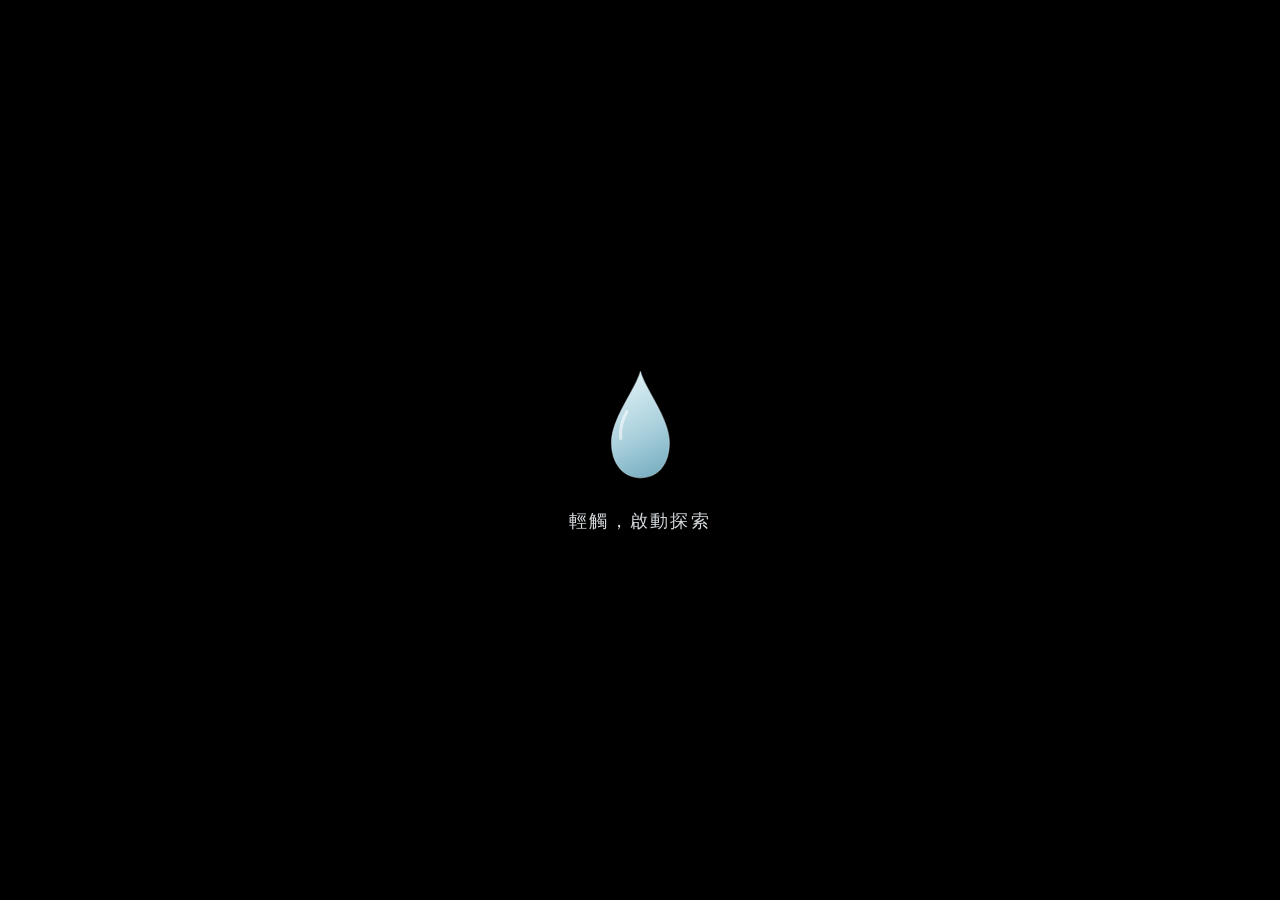
<file: units/grade6/weather/index.html>
<!doctype html>
<html lang="zh-Hant">
<head>
  <meta charset="utf-8">
  <meta name="viewport" content="width=device-width, initial-scale=1">
  <meta name="theme-color" content="#000000">
  <title>開始探索</title>
  <link rel="icon" href="data:,">
  <link rel="stylesheet" href="css/intro.css">
  <script src="js/intro.js" defer></script>
</head>
<body>
  <main class="intro" aria-label="開場動畫">
    <div class="sky sky-layer" aria-hidden="true"></div>

    <div class="cloud-scene cloud-layer" aria-hidden="true">
      <svg class="cloud cloud--one" viewBox="0 0 480 150">
        <path class="cloud-shape" d="M18 105C39 89 61 88 82 91C95 69 124 57 151 65C168 38 204 29 232 46C250 25 286 24 310 45C328 35 359 40 374 60C402 55 429 68 437 89C454 91 469 101 472 114C450 125 424 129 397 127C366 138 330 135 301 130C267 141 228 137 198 132C160 141 118 135 91 130C59 135 31 127 15 116C12 112 13 108 18 105Z"/>
      </svg>
      <svg class="cloud cloud--two" viewBox="0 0 500 132">
        <path class="cloud-shape" d="M10 91C36 77 66 78 91 83C111 64 143 57 171 66C195 43 234 39 263 55C287 38 325 40 346 58C375 50 410 59 425 78C457 78 482 88 490 101C466 112 432 115 402 111C371 122 330 119 300 113C266 123 225 119 195 113C153 122 112 116 84 110C54 114 26 107 10 98C7 96 7 93 10 91Z"/>
      </svg>
      <svg class="cloud cloud--three" viewBox="0 0 430 158">
        <path class="cloud-shape" d="M15 113C32 96 57 90 80 94C89 73 113 60 138 64C151 40 183 31 207 45C227 24 263 24 285 45C307 36 337 43 349 63C374 62 399 76 405 96C419 101 426 110 423 119C402 132 374 135 350 130C324 143 289 140 264 134C234 144 199 140 175 135C145 144 109 138 87 132C57 138 28 130 14 120C11 117 11 115 15 113Z"/>
      </svg>
    </div>

    <div class="sunlight-layer" aria-hidden="true">
      <div class="sunlight">
        <span class="sun-core"></span>
      </div>
    </div>

    <div class="rain-layer" aria-hidden="true"></div>

    <div class="mist-layer" aria-hidden="true">
      <span class="mist-band mist-band--one"></span>
      <span class="mist-band mist-band--two"></span>
      <span class="mist-band mist-band--three"></span>
    </div>

    <div class="water-stage" aria-hidden="true">
      <div class="water-surface"></div>

      <span class="ripple-ring ripple-ring--one"></span>
      <span class="ripple-ring ripple-ring--two"></span>
      <span class="ripple-ring ripple-ring--three"></span>
      <span class="ripple-ring ripple-ring--four"></span>

      <svg class="water-splash" viewBox="0 0 160 70">
        <path class="water-splash-body" d="M8 59C27 57 39 52 47 42C54 33 58 20 63 9C67 28 74 39 82 45C91 39 98 27 102 16C106 36 115 51 152 58C125 65 38 66 8 59Z"/>
        <path class="water-splash-highlight" d="M28 57C51 53 58 43 63 29M96 52C102 45 104 37 104 29"/>
      </svg>

      <svg class="water-drop" viewBox="0 0 80 112">
        <defs>
          <linearGradient id="water-drop-fill" x1="20" y1="16" x2="61" y2="101" gradientUnits="userSpaceOnUse">
            <stop offset="0" stop-color="#e4f7fd" stop-opacity="0.98"/>
            <stop offset="0.55" stop-color="#b9e3f0" stop-opacity="0.95"/>
            <stop offset="1" stop-color="#8bc7dc" stop-opacity="0.9"/>
          </linearGradient>
        </defs>
        <path class="water-drop-body" d="M40 4C36 21 12 49 12 73C12 94 24 107 40 107C57 107 68 94 68 73C68 49 44 21 40 4Z"/>
        <path class="water-drop-highlight" d="M27 43C22 52 20 61 21 69"/>
      </svg>
    </div>

    <section class="intro-content text-layer">
      <div class="narration" aria-label="旁白">
        <p class="narration-line narration-line--one">你一定看過它們。</p>
        <p class="narration-line narration-line--two">但你真的了解它們嗎？</p>
      </div>
      <button class="start-button" id="start-exploration" type="button">
        開始探索
      </button>
    </section>

    <output class="intro-debug" id="intro-debug" hidden></output>
  </main>

  <section
    class="activation-screen"
    id="activation-screen"
    role="button"
    tabindex="0"
    aria-label="輕觸，啟動探索"
  >
    <div class="activation-content">
      <svg class="activation-drop" viewBox="0 0 80 112" aria-hidden="true">
        <defs>
          <linearGradient id="activation-drop-fill" x1="20" y1="16" x2="61" y2="101" gradientUnits="userSpaceOnUse">
            <stop offset="0" stop-color="#e4f7fd" stop-opacity="0.96"/>
            <stop offset="0.55" stop-color="#b9e3f0" stop-opacity="0.92"/>
            <stop offset="1" stop-color="#8bc7dc" stop-opacity="0.88"/>
          </linearGradient>
        </defs>
        <path class="activation-drop-body" d="M40 4C36 21 12 49 12 73C12 94 24 107 40 107C57 107 68 94 68 73C68 49 44 21 40 4Z"/>
        <path class="activation-drop-highlight" d="M27 43C22 52 20 61 21 69"/>
      </svg>
      <p class="activation-prompt">輕觸，啟動探索</p>
      <p class="activation-error" id="activation-error" hidden aria-live="polite">
        請再輕觸一次以開啟聲音
      </p>
    </div>
  </section>

  <aside class="audio-debug-panel" id="audio-debug-panel" hidden aria-label="音訊除錯資訊">
    <strong>Audio debug</strong>
    <pre id="audio-debug-status"></pre>
    <div class="audio-debug-actions">
      <button type="button" data-audio-test="drop">測試水滴聲</button>
      <button type="button" data-audio-test="wind">測試風聲</button>
      <button type="button" data-audio-test="birds">測試鳥叫</button>
    </div>
  </aside>

  <audio id="audio-drop" preload="auto" src="media/audio/drop.mp3"></audio>
  <audio id="audio-wind" preload="auto" src="media/audio/wind.mp3" loop></audio>
  <audio id="audio-birds" preload="auto" src="media/audio/birds.mp3" loop></audio>
</body>
</html>
</file>
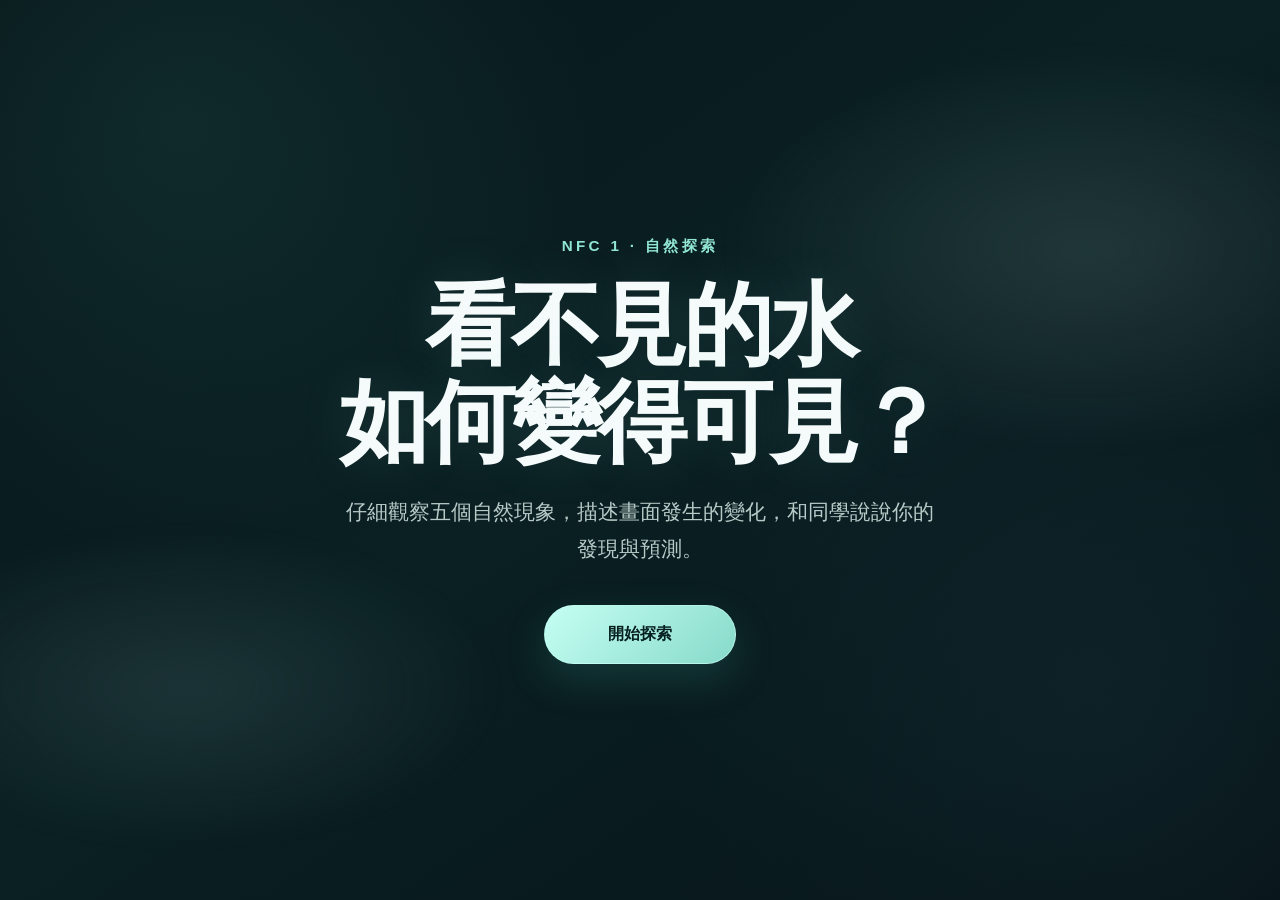
<file: pages/01-cloud.html>
<!doctype html>
<html lang="zh-Hant">
<head>
  <meta charset="utf-8">
  <meta name="viewport" content="width=device-width, initial-scale=1, viewport-fit=cover">
  <title>NFC 1｜看不見的水如何變得可見？</title>
  <style>
    :root {
      color-scheme: dark;
      font-family: -apple-system, BlinkMacSystemFont, "Segoe UI", "Noto Sans TC", sans-serif;
      --ink: #f4fbfa;
      --muted: #b8cac7;
      --line: rgba(216, 242, 237, 0.18);
      --glass: rgba(8, 27, 30, 0.78);
      --glass-solid: #102a2d;
      --accent: #91e6d5;
      --accent-strong: #c5fff3;
      --deep: #061315;
      --focus: #ffe082;
    }

    * {
      box-sizing: border-box;
    }

    [hidden] {
      display: none !important;
    }

    html {
      min-width: 320px;
      min-height: 100%;
      background: var(--deep);
    }

    body {
      min-width: 320px;
      min-height: 100vh;
      min-height: 100svh;
      margin: 0;
      overflow-x: hidden;
      background:
        radial-gradient(circle at 14% 14%, rgba(57, 126, 122, 0.16), transparent 31%),
        radial-gradient(circle at 86% 78%, rgba(45, 92, 112, 0.14), transparent 34%),
        linear-gradient(145deg, #071719 0%, #0a2023 48%, #071317 100%);
      color: var(--ink);
    }

    body::before,
    body::after {
      position: fixed;
      inset: -18%;
      z-index: -1;
      pointer-events: none;
      content: "";
    }

    body::before {
      background:
        radial-gradient(ellipse at 28% 45%, rgba(218, 243, 238, 0.055), transparent 32%),
        radial-gradient(ellipse at 72% 58%, rgba(186, 226, 224, 0.045), transparent 36%);
      filter: blur(42px);
      animation: drift 24s ease-in-out infinite alternate;
    }

    body::after {
      display: none;
    }

    button {
      font: inherit;
    }

    button:focus-visible,
    video:focus-visible,
    summary:focus-visible {
      outline: 3px solid var(--focus);
      outline-offset: 4px;
    }

    .view {
      min-height: 100vh;
      min-height: 100svh;
    }

    .intro-view {
      position: relative;
      display: grid;
      place-items: center;
      overflow: hidden;
      padding:
        max(2rem, env(safe-area-inset-top))
        max(1.25rem, env(safe-area-inset-right))
        max(2rem, env(safe-area-inset-bottom))
        max(1.25rem, env(safe-area-inset-left));
      isolation: isolate;
    }

    .intro-view::before,
    .intro-view::after {
      position: absolute;
      z-index: -1;
      border-radius: 50%;
      content: "";
      filter: blur(10px);
    }

    .intro-view::before {
      width: min(48rem, 82vw);
      aspect-ratio: 1.8;
      top: 4%;
      right: -15%;
      background: radial-gradient(ellipse, rgba(202, 239, 233, 0.12), transparent 68%);
      animation: cloud-float 18s ease-in-out infinite alternate;
    }

    .intro-view::after {
      width: min(42rem, 76vw);
      aspect-ratio: 2;
      bottom: 5%;
      left: -12%;
      background: radial-gradient(ellipse, rgba(175, 216, 222, 0.11), transparent 68%);
      animation: cloud-float 22s ease-in-out -6s infinite alternate-reverse;
    }

    .intro-card {
      width: min(54rem, 92vw);
      text-align: center;
    }

    .eyebrow {
      margin: 0 0 1.25rem;
      color: var(--accent);
      font-size: clamp(0.78rem, 1.4vw, 0.95rem);
      font-weight: 750;
      letter-spacing: 0.22em;
      text-transform: uppercase;
    }

    h1 {
      margin: 0;
      font-size: clamp(2.35rem, 7vw, 5.8rem);
      font-weight: 720;
      letter-spacing: -0.045em;
      line-height: 1.08;
      text-wrap: balance;
      text-shadow: 0 0 54px rgba(166, 231, 222, 0.12);
    }

    .intro-lead {
      width: min(38rem, 100%);
      margin: 1.5rem auto 2.35rem;
      color: var(--muted);
      font-size: clamp(1rem, 2.2vw, 1.3rem);
      line-height: 1.75;
    }

    .primary-action {
      min-width: 12rem;
      min-height: 3.7rem;
      padding: 0.8rem 1.8rem;
      border: 1px solid rgba(197, 255, 243, 0.62);
      border-radius: 999px;
      background: linear-gradient(135deg, var(--accent-strong), #87daca);
      box-shadow: 0 16px 40px rgba(53, 145, 133, 0.24);
      color: #06211f;
      font-weight: 800;
      cursor: pointer;
      transition: transform 160ms ease, box-shadow 160ms ease;
      touch-action: manipulation;
    }

    .primary-action:hover {
      transform: translateY(-2px);
      box-shadow: 0 20px 48px rgba(53, 145, 133, 0.34);
    }

    .explore-view {
      position: relative;
      display: grid;
      grid-template-rows: auto auto auto;
      align-content: center;
      justify-items: center;
      gap: clamp(0.32rem, 0.8vh, 0.58rem);
      padding:
        max(0.55rem, env(safe-area-inset-top))
        max(1rem, env(safe-area-inset-right))
        max(0.65rem, env(safe-area-inset-bottom))
        max(1rem, env(safe-area-inset-left));
    }

    .progress-wrap {
      min-height: 1.45rem;
      display: grid;
      place-items: center;
    }

    .progress-dots {
      display: flex;
      align-items: center;
      justify-content: center;
      gap: 0.62rem;
      margin: 0;
      padding: 0;
      list-style: none;
    }

    .progress-dot {
      width: 0.52rem;
      height: 0.52rem;
      border: 1.5px solid rgba(226, 248, 244, 0.62);
      border-radius: 50%;
      background: transparent;
      transition: width 180ms ease, background 180ms ease, border-color 180ms ease;
    }

    .progress-dot.current {
      width: 1.22rem;
      border-color: var(--accent-strong);
      border-radius: 999px;
      background: var(--accent-strong);
      box-shadow: 0 0 18px rgba(145, 230, 213, 0.28);
    }

    .model-indicator {
      margin: 0;
      color: var(--accent-strong);
      font-size: 0.88rem;
      font-weight: 700;
      letter-spacing: 0.14em;
    }

    .media-stage {
      position: relative;
      align-self: center;
      width: min(88vw, calc(80svh * 16 / 9));
      aspect-ratio: 16 / 9;
      display: grid;
      place-items: center;
      overflow: hidden;
      border: 1px solid rgba(218, 244, 239, 0.16);
      border-radius: clamp(0.7rem, 1.25vw, 1rem);
      background: #020606;
      box-shadow:
        0 18px 52px rgba(0, 0, 0, 0.34),
        0 0 0 1px rgba(133, 209, 196, 0.035) inset;
    }

    .media-stage video,
    .media-stage img {
      width: 100%;
      height: 100%;
      display: block;
      object-fit: contain;
      background: #000;
    }

    .media-placeholder {
      position: absolute;
      inset: 0;
      display: grid;
      place-items: center;
      align-content: center;
      gap: 0.8rem;
      padding: 2rem;
      background:
        radial-gradient(circle at 50% 42%, rgba(102, 172, 163, 0.16), transparent 34%),
        linear-gradient(145deg, #071113, #0b1b1d);
      color: var(--muted);
      text-align: center;
    }

    .placeholder-mark {
      width: 3.6rem;
      height: 3.6rem;
      display: grid;
      place-items: center;
      border: 1px solid rgba(226, 248, 244, 0.28);
      border-radius: 50%;
      color: var(--accent);
      font-size: 1.35rem;
    }

    .media-placeholder strong {
      color: var(--ink);
      font-size: clamp(1.1rem, 2.4vw, 1.6rem);
    }

    .media-placeholder p {
      margin: 0;
      font-size: clamp(0.9rem, 1.7vw, 1rem);
    }

    .observation-card {
      width: min(86vw, 70rem);
      min-height: 4.35rem;
      display: grid;
      place-items: center;
      align-content: center;
      gap: 0.16rem;
      margin: 0;
      padding: 0.28rem 1rem 0.36rem;
      text-align: center;
    }

    .evidence-label {
      display: none;
    }

    .observation-question {
      margin: 0;
      font-size: clamp(1.12rem, 2.7vw, 1.8rem);
      font-weight: 620;
      line-height: 1.45;
      text-wrap: balance;
    }

    .observation-hint {
      margin: 0.04rem 0 0;
      color: var(--muted);
      font-size: clamp(0.8rem, 1.55vw, 1rem);
      line-height: 1.45;
      text-wrap: balance;
    }

    .teacher-trigger {
      position: fixed;
      right: max(1rem, env(safe-area-inset-right));
      bottom: max(1rem, env(safe-area-inset-bottom));
      z-index: 20;
      min-height: 2.65rem;
      padding: 0.58rem 1rem;
      border: 1px solid rgba(211, 240, 235, 0.26);
      border-radius: 999px;
      background: rgba(7, 24, 27, 0.86);
      box-shadow: 0 10px 28px rgba(0, 0, 0, 0.28);
      color: #d9f5ef;
      font-size: 0.9rem;
      font-weight: 700;
      cursor: pointer;
      backdrop-filter: blur(14px);
      -webkit-backdrop-filter: blur(14px);
      touch-action: manipulation;
    }

    .drawer-scrim {
      position: fixed;
      inset: 0;
      z-index: 29;
      border: 0;
      background: rgba(0, 8, 10, 0.58);
      cursor: default;
      opacity: 0;
      transition: opacity 180ms ease;
    }

    .drawer-scrim.open {
      opacity: 1;
    }

    .teacher-drawer {
      position: fixed;
      top: 0;
      right: 0;
      bottom: 0;
      z-index: 30;
      width: min(23rem, 90vw);
      display: flex;
      flex-direction: column;
      gap: 1.2rem;
      padding:
        max(1.2rem, env(safe-area-inset-top))
        max(1.1rem, env(safe-area-inset-right))
        max(1.2rem, env(safe-area-inset-bottom))
        1.1rem;
      border-left: 1px solid var(--line);
      background: rgba(10, 31, 34, 0.97);
      box-shadow: -22px 0 60px rgba(0, 0, 0, 0.42);
      transform: translateX(105%);
      transition: transform 220ms ease;
      visibility: hidden;
      backdrop-filter: blur(20px);
      -webkit-backdrop-filter: blur(20px);
    }

    .teacher-drawer.open {
      transform: translateX(0);
      visibility: visible;
    }

    .drawer-header {
      display: flex;
      align-items: center;
      justify-content: space-between;
      gap: 1rem;
    }

    .drawer-header h2 {
      margin: 0;
      font-size: 1.25rem;
    }

    .drawer-close {
      width: 2.5rem;
      height: 2.5rem;
      display: grid;
      place-items: center;
      border: 1px solid var(--line);
      border-radius: 50%;
      background: transparent;
      color: var(--ink);
      font-size: 1.25rem;
      cursor: pointer;
    }

    .teacher-actions {
      display: grid;
      gap: 0.65rem;
    }

    .teacher-action {
      min-height: 3.25rem;
      display: flex;
      align-items: center;
      justify-content: space-between;
      gap: 1rem;
      padding: 0.72rem 0.9rem;
      border: 1px solid var(--line);
      border-radius: 0.8rem;
      background: rgba(216, 242, 237, 0.055);
      color: var(--ink);
      font-weight: 680;
      text-align: left;
      cursor: pointer;
      touch-action: manipulation;
    }

    .teacher-action::after {
      color: var(--muted);
      content: "›";
      font-size: 1.25rem;
    }

    .teacher-action:hover:not(:disabled) {
      border-color: rgba(145, 230, 213, 0.48);
      background: rgba(145, 230, 213, 0.11);
    }

    .teacher-action:disabled {
      opacity: 0.38;
      cursor: not-allowed;
    }

    .teacher-action.model {
      border-color: rgba(145, 230, 213, 0.42);
      color: var(--accent-strong);
    }

    .teaching-note {
      margin-top: auto;
      border-top: 1px solid var(--line);
      padding-top: 1rem;
      color: var(--muted);
      font-size: 0.9rem;
      line-height: 1.6;
    }

    .teaching-note summary {
      color: var(--ink);
      font-weight: 700;
      cursor: pointer;
    }

    .teaching-note p {
      margin: 0.75rem 0 0;
    }

    @keyframes drift {
      from { transform: translate3d(-2%, -1%, 0) scale(1); }
      to { transform: translate3d(3%, 2%, 0) scale(1.05); }
    }

    @keyframes cloud-float {
      from { transform: translate3d(-3%, 0, 0) scale(0.96); opacity: 0.65; }
      to { transform: translate3d(5%, 2%, 0) scale(1.06); opacity: 1; }
    }

    @media (orientation: landscape) and (min-width: 700px) {
      .explore-view {
        height: 100vh;
        height: 100svh;
        overflow: hidden;
      }
    }

    @media (max-height: 720px) and (orientation: landscape) {
      .explore-view {
        gap: 0.25rem;
        padding-top: max(0.3rem, env(safe-area-inset-top));
        padding-bottom: max(0.3rem, env(safe-area-inset-bottom));
      }

      .media-stage {
        width: min(88vw, calc(80svh * 16 / 9));
      }

      .observation-card {
        min-height: 3.7rem;
        padding-block: 0.14rem 0.22rem;
      }
    }

    @media (max-width: 620px) {
      .explore-view {
        align-content: start;
      }

      .media-stage {
        width: 94vw;
      }

      .observation-card {
        width: 92vw;
        min-height: 5.8rem;
      }

      .teacher-trigger {
        font-size: 0.82rem;
      }
    }

    /* 學生探索介面 */
    .explore-view {
      grid-template-rows: auto minmax(0, auto) auto auto;
      gap: clamp(0.28rem, 0.72vh, 0.52rem);
      align-content: center;
    }

    .progress-wrap {
      gap: 0.28rem;
    }

    .discovery-heading {
      margin: 0;
      color: var(--ink);
      font-size: clamp(0.86rem, 1.5vw, 1rem);
      font-weight: 720;
      letter-spacing: 0.04em;
    }

    .progress-dot.completed {
      border-color: var(--accent);
      background: var(--accent);
      box-shadow: 0 0 12px rgba(145, 230, 213, 0.22);
    }

    .progress-dot.current {
      width: 0.72rem;
      height: 0.72rem;
      border-radius: 50%;
      background: var(--accent-strong);
      box-shadow: 0 0 0 3px rgba(145, 230, 213, 0.16), 0 0 18px rgba(145, 230, 213, 0.28);
    }

    .media-stage {
      width: min(90vw, calc(64svh * 16 / 9), 76rem);
      max-height: 64svh;
    }

    .observation-card {
      min-height: 3.8rem;
      padding-block: 0.18rem 0.24rem;
    }

    .student-actions {
      width: min(90vw, 60rem);
      min-height: 3.35rem;
      display: grid;
      grid-template-columns: minmax(0, 1fr) auto minmax(0, 1fr);
      align-items: center;
      gap: 0.7rem;
    }

    .student-action-group {
      grid-column: 2;
      display: flex;
      align-items: center;
      justify-content: center;
      gap: 0.7rem;
    }

    .student-action,
    .student-action-secondary,
    .previous-discovery {
      min-height: 3rem;
      padding: 0.66rem 1.25rem;
      border-radius: 999px;
      font-weight: 760;
      cursor: pointer;
      touch-action: manipulation;
    }

    .student-action {
      border: 1px solid rgba(197, 255, 243, 0.62);
      background: linear-gradient(135deg, var(--accent-strong), #87daca);
      box-shadow: 0 10px 28px rgba(53, 145, 133, 0.2);
      color: #06211f;
    }

    .student-action-secondary,
    .previous-discovery {
      border: 1px solid rgba(211, 240, 235, 0.28);
      background: rgba(216, 242, 237, 0.065);
      color: var(--ink);
    }

    .previous-discovery {
      grid-column: 1;
      justify-self: start;
      min-height: 2.45rem;
      padding: 0.48rem 0.9rem;
      color: var(--muted);
      font-size: 0.86rem;
    }

    .student-action:hover,
    .student-action-secondary:hover,
    .previous-discovery:hover {
      transform: translateY(-1px);
    }

    .completion-message {
      grid-column: 1 / -1;
      width: min(48rem, 100%);
      margin: 0 auto;
      padding: 0.82rem 1rem;
      border: 1px solid rgba(145, 230, 213, 0.3);
      border-radius: 0.9rem;
      background: rgba(145, 230, 213, 0.075);
      color: var(--accent-strong);
      font-size: clamp(0.92rem, 1.7vw, 1.06rem);
      font-weight: 680;
      line-height: 1.55;
      text-align: center;
    }

    .teacher-trigger {
      display: inline-flex;
      align-items: center;
      gap: 0.45rem;
      padding-inline: 0.82rem 1rem;
    }

    .more-icon {
      font-size: 1.2rem;
      line-height: 1;
      letter-spacing: 0.08em;
    }

    .teacher-actions {
      gap: 0.8rem;
    }

    .discovery-picker {
      display: grid;
      gap: 0.55rem;
      margin: 0;
      padding: 0.85rem;
      border: 1px solid var(--line);
      border-radius: 0.9rem;
    }

    .discovery-picker legend {
      padding: 0 0.35rem;
      color: var(--muted);
      font-size: 0.88rem;
      font-weight: 700;
    }

    .discovery-choice-grid {
      display: grid;
      grid-template-columns: repeat(5, minmax(0, 1fr));
      gap: 0.42rem;
    }

    .discovery-choice {
      min-height: 2.6rem;
      padding: 0.4rem 0.25rem;
      border: 1px solid var(--line);
      border-radius: 0.65rem;
      background: rgba(216, 242, 237, 0.045);
      color: var(--ink);
      font-size: 0.82rem;
      font-weight: 700;
      cursor: pointer;
    }

    .discovery-choice.current {
      border-color: var(--accent);
      background: rgba(145, 230, 213, 0.14);
      color: var(--accent-strong);
    }

    .model-action-copy {
      display: grid;
      gap: 0.15rem;
    }

    .model-action-note,
    .device-note {
      color: var(--muted);
      font-size: 0.78rem;
      font-weight: 520;
    }

    .device-note {
      margin: 0;
      line-height: 1.55;
    }

    .restart-action {
      margin-top: 0.35rem;
      color: #ffd7d0;
    }

    .confirm-layer {
      position: fixed;
      inset: 0;
      z-index: 50;
      display: grid;
      place-items: center;
      padding: 1.2rem;
      background: rgba(0, 8, 10, 0.72);
      backdrop-filter: blur(10px);
      -webkit-backdrop-filter: blur(10px);
    }

    .confirm-dialog {
      width: min(31rem, 94vw);
      padding: clamp(1.2rem, 4vw, 1.8rem);
      border: 1px solid rgba(197, 255, 243, 0.34);
      border-radius: 1.1rem;
      background: var(--glass-solid);
      box-shadow: 0 24px 70px rgba(0, 0, 0, 0.5);
      text-align: center;
    }

    .confirm-dialog p {
      margin: 0 0 1.35rem;
      font-size: clamp(1.08rem, 3vw, 1.35rem);
      font-weight: 720;
      line-height: 1.55;
    }

    .confirm-actions {
      display: flex;
      justify-content: center;
      gap: 0.7rem;
    }

    @media (orientation: landscape) and (max-height: 720px) {
      .media-stage {
        width: min(88vw, calc(58svh * 16 / 9));
        max-height: 58svh;
      }

      .observation-card {
        min-height: 3.25rem;
      }

      .student-actions {
        min-height: 2.8rem;
      }

      .student-action,
      .student-action-secondary {
        min-height: 2.65rem;
        padding-block: 0.5rem;
      }
    }

    @media (max-width: 620px) {
      .explore-view {
        min-height: 100svh;
        align-content: start;
        gap: 0.5rem;
        padding-top: max(0.6rem, env(safe-area-inset-top));
        padding-bottom: max(5.2rem, env(safe-area-inset-bottom));
      }

      .media-stage {
        width: 94vw;
        max-height: none;
      }

      .observation-card {
        width: 94vw;
        min-height: 5rem;
        padding-inline: 0.35rem;
      }

      .student-actions {
        width: 94vw;
        min-height: 7.2rem;
        grid-template-columns: 1fr;
        align-items: start;
      }

      .previous-discovery,
      .student-action-group,
      .completion-message {
        grid-column: 1;
      }

      .previous-discovery {
        justify-self: center;
        order: 2;
      }

      .student-action-group {
        width: 100%;
        flex-direction: column;
      }

      .student-action,
      .student-action-secondary {
        width: min(22rem, 100%);
      }

      .completion-message {
        order: -1;
      }

      .teacher-trigger {
        right: max(0.7rem, env(safe-area-inset-right));
        bottom: max(0.7rem, env(safe-area-inset-bottom));
      }

      .discovery-choice-grid {
        grid-template-columns: repeat(3, minmax(0, 1fr));
      }

      .confirm-actions {
        flex-direction: column;
      }

      .confirm-actions button {
        width: 100%;
      }
    }

    @media (prefers-reduced-motion: reduce) {
      *,
      *::before,
      *::after {
        scroll-behavior: auto !important;
        animation-duration: 0.01ms !important;
        animation-iteration-count: 1 !important;
        transition-duration: 0.01ms !important;
      }
    }
  </style>
</head>
<body>
  <main>
    <section id="intro-view" class="view intro-view" aria-labelledby="intro-title">
      <div class="intro-card">
        <p class="eyebrow">NFC 1 · 自然探索</p>
        <h1 id="intro-title">看不見的水<br>如何變得可見？</h1>
        <p class="intro-lead">仔細觀察五個自然現象，描述畫面發生的變化，和同學說說你的發現與預測。</p>
        <button id="start-exploration" class="primary-action" type="button">開始探索</button>
      </div>
    </section>

    <section id="explore-view" class="view explore-view" aria-label="自然發現探索" hidden>
      <header class="progress-wrap">
        <p id="evidence-label" class="discovery-heading">發現 1／5：雲</p>
        <ol id="progress-dots" class="progress-dots" aria-label="探索進度">
          <li class="progress-dot current" aria-label="發現 1，目前位置"></li>
          <li class="progress-dot" aria-label="發現 2"></li>
          <li class="progress-dot" aria-label="發現 3"></li>
          <li class="progress-dot" aria-label="發現 4"></li>
          <li class="progress-dot" aria-label="發現 5"></li>
        </ol>
        <p id="model-indicator" class="model-indicator" hidden>概念模型</p>
      </header>

      <section id="media-stage" class="media-stage" aria-label="主影片區">
        <video id="main-video" controls playsinline webkit-playsinline preload="metadata" hidden></video>
        <img id="main-photo" alt="" hidden>
        <div id="media-placeholder" class="media-placeholder" role="status">
          <span class="placeholder-mark" aria-hidden="true">▶</span>
          <strong id="placeholder-title">素材正在載入</strong>
          <p id="placeholder-message">請稍候。</p>
        </div>
      </section>

      <section class="observation-card" aria-live="polite">
        <p id="observation-question" class="observation-question">你覺得天空中的白色部分是什麼？</p>
        <p id="observation-hint" class="observation-hint">說說你的想法，找出影片中的證據。</p>
      </section>

      <section id="student-actions" class="student-actions" aria-live="polite">
        <button id="previous-discovery" class="previous-discovery" type="button" hidden>上一個發現</button>

        <div id="observation-pending-actions" class="student-action-group">
          <button id="complete-observation" class="student-action" type="button">完成觀察</button>
        </div>

        <div id="observation-complete-actions" class="student-action-group" hidden>
          <button id="replay-discovery" class="student-action-secondary" type="button">再看一次</button>
          <button id="next-discovery" class="student-action" type="button">前往下一個發現</button>
        </div>

        <p id="collection-complete" class="completion-message" hidden>五個發現已蒐集完成，請回到 LoiLoNote 整理你們的想法，等待老師指示。</p>
      </section>
    </section>
  </main>

  <button id="teacher-trigger" class="teacher-trigger" type="button" aria-controls="teacher-drawer" aria-expanded="false" hidden>
    <span class="more-icon" aria-hidden="true">•••</span>
    <span>更多選項</span>
  </button>
  <button id="drawer-scrim" class="drawer-scrim" type="button" aria-label="關閉更多選項" tabindex="-1" hidden></button>

  <aside id="teacher-drawer" class="teacher-drawer" aria-labelledby="teacher-title" aria-hidden="true">
    <header class="drawer-header">
      <h2 id="teacher-title">更多選項</h2>
      <button id="drawer-close" class="drawer-close" type="button" aria-label="關閉更多選項">×</button>
    </header>

    <nav class="teacher-actions" aria-label="這台裝置的選項">
      <button id="return-first" class="teacher-action" type="button">回到第一個發現</button>

      <fieldset class="discovery-picker">
        <legend>選擇任一發現</legend>
        <div id="discovery-choice-grid" class="discovery-choice-grid">
          <button class="discovery-choice" type="button" data-discovery-index="0">雲</button>
          <button class="discovery-choice" type="button" data-discovery-index="1">霧</button>
          <button class="discovery-choice" type="button" data-discovery-index="2">露</button>
          <button class="discovery-choice" type="button" data-discovery-index="3">霜</button>
          <button class="discovery-choice" type="button" data-discovery-index="4">熱水</button>
        </div>
      </fieldset>

      <button id="enter-fullscreen" class="teacher-action" type="button">進入全螢幕</button>
      <button id="show-model" class="teacher-action model" type="button">
        <span class="model-action-copy">
          <span>顯示概念模型</span>
          <span class="model-action-note">請在老師指示後使用</span>
        </span>
      </button>
      <button id="restart-exploration" class="teacher-action restart-action" type="button">重新開始探索</button>
    </nav>

    <p class="device-note">這些選項只會影響目前這台裝置。</p>
  </aside>

  <div id="model-confirm-layer" class="confirm-layer" hidden>
    <section class="confirm-dialog" role="dialog" aria-modal="true" aria-labelledby="model-confirm-question">
      <p id="model-confirm-question">老師已經請你們查看概念模型了嗎？</p>
      <div class="confirm-actions">
        <button id="model-confirm-no" class="student-action-secondary" type="button">還沒有</button>
        <button id="model-confirm-yes" class="student-action" type="button">是</button>
      </div>
    </section>
  </div>

  <script>
    const evidenceItems = [
      {
        id: 'cloud',
        label: '雲',
        video: '../media/video/cloud.mp4',
        photo: '../media/photo/cloud.jpg',
        prompt: '你覺得天空中的白色部分是什麼？',
        hint: '說說你的想法，找出影片中的證據。'
      },
      {
        id: 'fog',
        label: '霧',
        video: '../media/video/fog.mp4',
        photo: '../media/photo/fog.jpg',
        prompt: '你覺得霧是在空中，還是在地面附近？',
        hint: '看看霧是怎麼移動、把哪些東西遮住。'
      },
      {
        id: 'dew',
        label: '露',
        video: '../media/video/dew.mp4',
        photo: '../media/photo/dew.jpg',
        prompt: '這些水滴原本就在葉子上嗎？',
        hint: '仔細看看水滴是慢慢出現，還是本來就有。'
      },
      {
        id: 'frost',
        label: '霜',
        video: '../media/video/frost.mp4',
        photo: '../media/photo/frost.jpg',
        prompt: '這些白色東西出現在什麼地方？',
        hint: '看看哪些地方先變白。'
      },
      {
        id: 'kettle',
        label: '熱水上方的白色現象',
        video: '../media/video/kettle.mp4',
        photo: null,
        prompt: '你看到的白色東西是在水面上，還是在空氣中？',
        hint: '注意白色部分從哪裡開始出現。'
      }
    ];

    const conceptModel = {
      label: '概念模型',
      video: '../media/generated/water-visible-model.mp4',
      prompt: '看完後，請回到任一發現，找出你現在才注意到的畫面。'
    };

    const STORAGE_KEY = 'natural-science-nfc1-exploration-v1';

    const introView = document.querySelector('#intro-view');
    const exploreView = document.querySelector('#explore-view');
    const startButton = document.querySelector('#start-exploration');
    const mainVideo = document.querySelector('#main-video');
    const mainPhoto = document.querySelector('#main-photo');
    const mediaStage = document.querySelector('#media-stage');
    const mediaPlaceholder = document.querySelector('#media-placeholder');
    const placeholderTitle = document.querySelector('#placeholder-title');
    const placeholderMessage = document.querySelector('#placeholder-message');
    const evidenceLabel = document.querySelector('#evidence-label');
    const observationQuestion = document.querySelector('#observation-question');
    const observationHint = document.querySelector('#observation-hint');
    const progressDots = [...document.querySelectorAll('.progress-dot')];
    const progressDotsGroup = document.querySelector('#progress-dots');
    const modelIndicator = document.querySelector('#model-indicator');
    const teacherTrigger = document.querySelector('#teacher-trigger');
    const teacherDrawer = document.querySelector('#teacher-drawer');
    const drawerScrim = document.querySelector('#drawer-scrim');
    const drawerClose = document.querySelector('#drawer-close');
    const showModelButton = document.querySelector('#show-model');
    const returnFirstButton = document.querySelector('#return-first');
    const fullscreenButton = document.querySelector('#enter-fullscreen');
    const restartButton = document.querySelector('#restart-exploration');
    const discoveryChoices = [...document.querySelectorAll('.discovery-choice')];
    const studentActions = document.querySelector('#student-actions');
    const previousDiscoveryButton = document.querySelector('#previous-discovery');
    const pendingActions = document.querySelector('#observation-pending-actions');
    const completeActions = document.querySelector('#observation-complete-actions');
    const completeObservationButton = document.querySelector('#complete-observation');
    const replayDiscoveryButton = document.querySelector('#replay-discovery');
    const nextDiscoveryButton = document.querySelector('#next-discovery');
    const collectionComplete = document.querySelector('#collection-complete');
    const modelConfirmLayer = document.querySelector('#model-confirm-layer');
    const modelConfirmNo = document.querySelector('#model-confirm-no');
    const modelConfirmYes = document.querySelector('#model-confirm-yes');

    let currentEvidenceIndex = 0;
    let currentMode = 'evidence';
    let hasStarted = false;
    let completedDiscoveries = evidenceItems.map(() => false);

    function readStoredProgress() {
      try {
        const stored = JSON.parse(sessionStorage.getItem(STORAGE_KEY));
        if (!stored || stored.started !== true) {
          return null;
        }

        const storedIndex = Number.isInteger(stored.currentIndex) ? stored.currentIndex : 0;
        return {
          currentIndex: Math.min(Math.max(storedIndex, 0), evidenceItems.length - 1),
          completed: evidenceItems.map((_, index) => Boolean(stored.completed?.[index]))
        };
      } catch (error) {
        return null;
      }
    }

    function saveProgress() {
      try {
        sessionStorage.setItem(STORAGE_KEY, JSON.stringify({
          started: hasStarted,
          currentIndex: currentEvidenceIndex,
          completed: completedDiscoveries
        }));
      } catch (error) {
        // sessionStorage 無法使用時，探索功能仍可在目前頁面正常運作。
      }
    }

    function clearStoredProgress() {
      try {
        sessionStorage.removeItem(STORAGE_KEY);
      } catch (error) {
        // 不影響目前頁面的重新開始流程。
      }
    }

    function stopMedia() {
      mainVideo.pause();
      mainVideo.removeAttribute('src');
      mainVideo.load();
      mainPhoto.removeAttribute('src');
      mainVideo.hidden = true;
      mainPhoto.hidden = true;
      mainVideo.onloadedmetadata = null;
      mainVideo.onerror = null;
      mainPhoto.onload = null;
      mainPhoto.onerror = null;
    }

    function showPlaceholder(title, message) {
      mainVideo.hidden = true;
      mainPhoto.hidden = true;
      placeholderTitle.textContent = title;
      placeholderMessage.textContent = message;
      mediaPlaceholder.hidden = false;
    }

    function showVideo() {
      mediaPlaceholder.hidden = true;
      mainPhoto.hidden = true;
      mainVideo.hidden = false;
    }

    function tryPhotoFallback(item) {
      if (!item.photo) {
        showPlaceholder(`${item.label}｜素材尚未放入`, '影片補上後，這裡會自動顯示。');
        return;
      }

      mainPhoto.alt = `${item.label}的發現照片`;
      mainPhoto.onload = () => {
        mainVideo.hidden = true;
        mediaPlaceholder.hidden = true;
        mainPhoto.hidden = false;
      };
      mainPhoto.onerror = () => {
        showPlaceholder(`${item.label}｜素材尚未放入`, '影片與照片補上後，這裡會自動顯示。');
      };
      mainPhoto.src = item.photo;
    }

    function updateProgress() {
      const isModel = currentMode === 'model';
      progressDotsGroup.hidden = isModel;
      modelIndicator.hidden = !isModel;
      evidenceLabel.hidden = isModel;

      progressDots.forEach((dot, index) => {
        const isCurrent = index === currentEvidenceIndex;
        const isCompleted = completedDiscoveries[index];
        dot.classList.toggle('current', isCurrent);
        dot.classList.toggle('completed', isCompleted);

        const states = [];
        if (isCompleted) states.push('已完成');
        if (isCurrent) states.push('目前位置');
        dot.setAttribute('aria-label', `發現 ${index + 1}${states.length ? `，${states.join('，')}` : ''}`);
      });
    }

    function updateStudentActions() {
      const isEvidence = currentMode === 'evidence';
      const isCompleted = completedDiscoveries[currentEvidenceIndex];
      const isLastDiscovery = currentEvidenceIndex === evidenceItems.length - 1;
      const allDiscoveriesCompleted = completedDiscoveries.every(Boolean);

      studentActions.hidden = !isEvidence;
      previousDiscoveryButton.hidden = !isEvidence || currentEvidenceIndex === 0;
      pendingActions.hidden = !isEvidence || isCompleted;
      completeActions.hidden = !isEvidence || !isCompleted;
      nextDiscoveryButton.hidden = !isEvidence || !isCompleted || isLastDiscovery;
      collectionComplete.hidden = !isEvidence || !isLastDiscovery || !allDiscoveriesCompleted;

      discoveryChoices.forEach((choice, index) => {
        const isCurrent = isEvidence && index === currentEvidenceIndex;
        choice.classList.toggle('current', isCurrent);
        choice.setAttribute('aria-current', isCurrent ? 'step' : 'false');
      });

      showModelButton.disabled = currentMode === 'model';
    }

    function setMediaSource(source, fallbackItem = null) {
      mainVideo.autoplay = false;
      mainVideo.loop = false;
      mainVideo.controls = true;
      mainVideo.playsInline = true;
      mainVideo.onloadedmetadata = showVideo;
      mainVideo.onerror = () => {
        if (fallbackItem) {
          tryPhotoFallback(fallbackItem);
        } else {
          showPlaceholder('概念模型尚待製作', '請先回看真實證據並修正小組想法。');
        }
      };
      mainVideo.src = source;
      mainVideo.load();
    }

    function loadEvidence(index) {
      const nextIndex = Math.min(Math.max(index, 0), evidenceItems.length - 1);
      const item = evidenceItems[nextIndex];

      stopMedia();
      currentEvidenceIndex = nextIndex;
      currentMode = 'evidence';

      evidenceLabel.textContent = `發現 ${nextIndex + 1}／${evidenceItems.length}：${item.label}`;
      observationQuestion.textContent = item.prompt;
      observationHint.textContent = item.hint;
      observationHint.hidden = false;

      updateProgress();
      updateStudentActions();
      saveProgress();
      showPlaceholder(`${item.label}｜正在載入`, '如果素材尚未放入，稍後會顯示占位畫面。');
      setMediaSource(item.video, item);
    }

    function loadConceptModel() {
      stopMedia();
      currentMode = 'model';

      evidenceLabel.textContent = conceptModel.label;
      observationQuestion.textContent = conceptModel.prompt;
      observationHint.hidden = true;

      updateProgress();
      updateStudentActions();
      showPlaceholder('概念模型｜正在載入', '模型素材尚未放入時，頁面仍可回看先前的發現。');
      setMediaSource(conceptModel.video);
    }

    function openMoreOptions() {
      teacherDrawer.classList.add('open');
      drawerScrim.hidden = false;
      requestAnimationFrame(() => drawerScrim.classList.add('open'));
      teacherDrawer.setAttribute('aria-hidden', 'false');
      teacherTrigger.setAttribute('aria-expanded', 'true');
      drawerClose.focus();
    }

    function closeMoreOptions({ restoreFocus = true } = {}) {
      teacherDrawer.classList.remove('open');
      drawerScrim.classList.remove('open');
      teacherDrawer.setAttribute('aria-hidden', 'true');
      teacherTrigger.setAttribute('aria-expanded', 'false');
      window.setTimeout(() => {
        if (!teacherDrawer.classList.contains('open')) {
          drawerScrim.hidden = true;
        }
      }, 190);
      if (restoreFocus && !teacherTrigger.hidden) {
        teacherTrigger.focus();
      }
    }

    function openModelConfirmation() {
      closeMoreOptions({ restoreFocus: false });
      modelConfirmLayer.hidden = false;
      modelConfirmNo.focus({ preventScroll: true });
    }

    function closeModelConfirmation({ restoreFocus = true } = {}) {
      modelConfirmLayer.hidden = true;
      if (restoreFocus && !teacherTrigger.hidden) {
        teacherTrigger.focus({ preventScroll: true });
      }
    }

    function beginExploration() {
      hasStarted = true;
      introView.hidden = true;
      exploreView.hidden = false;
      teacherTrigger.hidden = false;
      currentEvidenceIndex = 0;
      completedDiscoveries = evidenceItems.map(() => false);
      loadEvidence(currentEvidenceIndex);
      mainVideo.focus({ preventScroll: true });
    }

    function restartExploration() {
      closeMoreOptions({ restoreFocus: false });
      clearStoredProgress();
      hasStarted = true;
      currentEvidenceIndex = 0;
      currentMode = 'evidence';
      completedDiscoveries = evidenceItems.map(() => false);
      loadEvidence(0);
      mainVideo.focus({ preventScroll: true });
    }

    async function enterFullscreen() {
      closeMoreOptions({ restoreFocus: false });

      try {
        if (document.fullscreenElement) {
          await document.exitFullscreen();
          return;
        }

        if (document.documentElement.requestFullscreen) {
          await document.documentElement.requestFullscreen();
          return;
        }

        if (document.documentElement.webkitRequestFullscreen) {
          document.documentElement.webkitRequestFullscreen();
          return;
        }

        if (mainVideo.webkitEnterFullscreen && !mainVideo.hidden) {
          mainVideo.webkitEnterFullscreen();
        }
      } catch (error) {
        mainVideo.focus({ preventScroll: true });
      }
    }

    function completeObservation() {
      completedDiscoveries[currentEvidenceIndex] = true;
      updateProgress();
      updateStudentActions();
      saveProgress();

      if (currentEvidenceIndex === evidenceItems.length - 1 && completedDiscoveries.every(Boolean)) {
        collectionComplete.focus?.({ preventScroll: true });
      } else {
        replayDiscoveryButton.focus({ preventScroll: true });
      }
    }

    function replayCurrentDiscovery() {
      if (mainVideo.hidden) {
        mediaStage.focus?.({ preventScroll: true });
        return;
      }

      mainVideo.currentTime = 0;
      const playback = mainVideo.play();
      if (playback?.catch) {
        playback.catch(() => mainVideo.focus({ preventScroll: true }));
      }
    }

    function restoreExploration() {
      const restored = readStoredProgress();
      if (!restored) {
        return;
      }

      hasStarted = true;
      currentEvidenceIndex = restored.currentIndex;
      completedDiscoveries = restored.completed;
      introView.hidden = true;
      exploreView.hidden = false;
      teacherTrigger.hidden = false;
      loadEvidence(currentEvidenceIndex);
    }

    startButton.addEventListener('click', beginExploration);
    completeObservationButton.addEventListener('click', completeObservation);
    replayDiscoveryButton.addEventListener('click', replayCurrentDiscovery);

    previousDiscoveryButton.addEventListener('click', () => {
      if (currentEvidenceIndex > 0) {
        loadEvidence(currentEvidenceIndex - 1);
      }
    });

    nextDiscoveryButton.addEventListener('click', () => {
      if (completedDiscoveries[currentEvidenceIndex] && currentEvidenceIndex < evidenceItems.length - 1) {
        loadEvidence(currentEvidenceIndex + 1);
      }
    });

    teacherTrigger.addEventListener('click', openMoreOptions);
    drawerClose.addEventListener('click', () => closeMoreOptions());
    drawerScrim.addEventListener('click', () => closeMoreOptions());

    returnFirstButton.addEventListener('click', () => {
      loadEvidence(0);
      closeMoreOptions();
    });

    discoveryChoices.forEach((choice) => {
      choice.addEventListener('click', () => {
        loadEvidence(Number(choice.dataset.discoveryIndex));
        closeMoreOptions();
      });
    });

    showModelButton.addEventListener('click', openModelConfirmation);
    modelConfirmNo.addEventListener('click', () => closeModelConfirmation());
    modelConfirmYes.addEventListener('click', () => {
      closeModelConfirmation({ restoreFocus: false });
      loadConceptModel();
      mainVideo.focus({ preventScroll: true });
    });

    restartButton.addEventListener('click', restartExploration);
    fullscreenButton.addEventListener('click', enterFullscreen);

    document.addEventListener('keydown', (event) => {
      if (event.key !== 'Escape') {
        return;
      }

      if (!modelConfirmLayer.hidden) {
        closeModelConfirmation();
      } else if (teacherDrawer.classList.contains('open')) {
        closeMoreOptions();
      }
    });

    document.addEventListener('visibilitychange', () => {
      if (document.hidden && hasStarted) {
        mainVideo.pause();
      }
    });

    restoreExploration();
  </script>
</body>
</html>
</file>
<file: units/grade6/weather/css/intro.css>
:root {
  color-scheme: dark;
  font-family: "Noto Sans TC", "PingFang TC", "Microsoft JhengHei", sans-serif;
  background: #000;
}

* {
  box-sizing: border-box;
}

html,
body {
  width: 100%;
  min-height: 100%;
  margin: 0;
}

body {
  min-height: 100svh;
  overflow: hidden;
  background: #000;
}

button {
  font: inherit;
}

.activation-screen {
  position: fixed;
  z-index: 30;
  inset: 0;
  display: grid;
  min-height: 100svh;
  place-items: center;
  overflow: hidden;
  background: #000;
  color: rgb(241 247 250 / 88%);
  cursor: pointer;
  opacity: 1;
  touch-action: manipulation;
  transition:
    opacity 700ms ease-in-out,
    visibility 700ms ease-in-out;
}

.activation-screen.is-hidden {
  visibility: hidden;
  pointer-events: none;
  opacity: 0;
}

.activation-content {
  display: grid;
  justify-items: center;
  width: min(88vw, 28rem);
  gap: clamp(1.15rem, 2.8vh, 1.8rem);
  text-align: center;
  animation: activation-content-enter 1.2s ease-in-out both;
}

.activation-drop {
  width: auto;
  height: clamp(5.25rem, 13svh, 7.25rem);
  overflow: visible;
}

.activation-drop-body {
  fill: url("#activation-drop-fill");
  stroke: rgb(221 245 252 / 38%);
  stroke-width: 1.1;
}

.activation-drop-highlight {
  fill: none;
  stroke: rgb(255 255 255 / 54%);
  stroke-linecap: round;
  stroke-width: 3;
}

.activation-prompt,
.activation-error {
  margin: 0;
  font-size: clamp(0.95rem, 2.1vw, 1.15rem);
  font-weight: 400;
  letter-spacing: 0.12em;
}

.activation-error {
  color: rgb(229 205 174 / 92%);
  font-size: clamp(0.8rem, 1.8vw, 0.95rem);
  letter-spacing: 0.05em;
}

.activation-screen:focus-visible {
  outline: 2px solid rgb(181 220 234 / 72%);
  outline-offset: -0.6rem;
}

.audio-debug-panel {
  position: fixed;
  z-index: 40;
  bottom: 0.75rem;
  left: 0.75rem;
  width: min(29rem, calc(100vw - 1.5rem));
  max-height: min(78svh, 36rem);
  padding: 0.8rem;
  overflow: auto;
  border: 1px solid rgb(204 227 237 / 28%);
  border-radius: 0.65rem;
  background: rgb(4 10 15 / 88%);
  color: #e5f0f5;
  font: 0.75rem/1.45 ui-monospace, "Cascadia Mono", Consolas, monospace;
  backdrop-filter: blur(10px);
}

.audio-debug-panel[hidden] {
  display: none;
}

.audio-debug-panel pre {
  min-height: 8rem;
  margin: 0.45rem 0 0.65rem;
  white-space: pre-wrap;
}

.audio-debug-actions {
  display: flex;
  flex-wrap: wrap;
  gap: 0.45rem;
}

.audio-debug-actions button {
  min-height: 2.4rem;
  padding: 0.45rem 0.7rem;
  border: 1px solid rgb(210 230 238 / 38%);
  border-radius: 0.45rem;
  background: rgb(119 157 179 / 20%);
  color: #eef7fa;
  cursor: pointer;
}

.audio-debug-actions button:focus-visible {
  outline: 2px solid #b9dce9;
  outline-offset: 2px;
}

.intro {
  position: relative;
  isolation: isolate;
  display: grid;
  min-height: 100svh;
  place-items: center;
  overflow: hidden;
  background: #000;
}

.sky {
  position: absolute;
  z-index: 0;
  inset: 0;
  opacity: 0;
  background: linear-gradient(
    180deg,
    #51789a 0%,
    #5e86a7 25%,
    #6f9bbb 55%,
    #6a8faa 75%,
    #5a7993 100%
  );
  filter: saturate(0.82);
  transition: filter 1s ease-in-out;
}

.sky::after {
  position: absolute;
  inset: 0;
  background:
    radial-gradient(ellipse at 48% 72%, rgb(143 178 202 / 12%), transparent 58%),
    linear-gradient(90deg, rgb(23 43 61 / 12%), transparent 19%, transparent 81%, rgb(25 47 64 / 13%)),
    linear-gradient(180deg, rgb(20 43 61 / 11%), transparent 35%, rgb(29 57 77 / 9%));
  content: "";
}

.water-stage {
  position: absolute;
  z-index: 6;
  inset: 0;
  overflow: hidden;
  pointer-events: none;
}

.water-surface {
  position: absolute;
  top: 75%;
  right: 6%;
  left: 6%;
  height: 1px;
  background: linear-gradient(90deg, transparent, rgb(159 210 228 / 34%) 38%, rgb(194 229 240 / 42%) 50%, rgb(159 210 228 / 34%) 62%, transparent);
  opacity: 0.22;
  transition:
    background-color 4s ease-in-out,
    opacity 4s ease-in-out;
  transform-origin: center;
}

.water-surface::after {
  position: absolute;
  top: 1px;
  left: 50%;
  width: min(58vw, 38rem);
  height: 5svh;
  background: radial-gradient(ellipse at top, rgb(127 187 207 / 17%), transparent 68%);
  content: "";
  opacity: 0.28;
  transform: translateX(-50%);
  transition: opacity 4s ease-in-out;
}

.water-drop {
  position: absolute;
  top: 20%;
  left: 50%;
  width: auto;
  height: 12vh;
  height: 12svh;
  overflow: visible;
  opacity: 0.92;
  transform: translate(-50%, -100%);
  will-change: top, opacity, transform;
}

.water-drop-body {
  fill: url("#water-drop-fill");
  stroke: rgb(221 245 252 / 44%);
  stroke-width: 1.2;
}

.water-drop-highlight {
  fill: none;
  stroke: rgb(255 255 255 / 58%);
  stroke-linecap: round;
  stroke-width: 3;
}

.drop-fall .water-drop {
  animation: drop-fall 1.5s cubic-bezier(0.48, 0.04, 0.82, 0.42) forwards;
}

.water-splash {
  position: absolute;
  top: 75%;
  left: 50%;
  width: auto;
  height: 6vh;
  height: 6svh;
  overflow: visible;
  opacity: 0;
  transform: translate(-50%, -100%) scale(0.72);
  transform-origin: center bottom;
}

.water-splash-body {
  fill: rgb(146 207 227 / 72%);
  stroke: rgb(215 242 250 / 30%);
  stroke-width: 0.8;
}

.water-splash-highlight {
  fill: none;
  stroke: rgb(255 255 255 / 34%);
  stroke-linecap: round;
  stroke-width: 1.4;
}

.splash .water-splash {
  animation: splash-rise 2.3s ease-out forwards;
}

.ripple-ring {
  --ripple-delay: 0s;
  --ripple-width: min(22vw, 14rem);
  position: absolute;
  top: 75%;
  left: 50%;
  width: var(--ripple-width);
  height: calc(var(--ripple-width) * 0.16);
  border: 1px solid rgb(160 215 233 / 66%);
  border-radius: 50%;
  opacity: 0;
  transform: translate(-50%, -50%) scale(0.16);
  will-change: opacity, transform;
}

.ripple-ring--two {
  --ripple-delay: 0.65s;
  border-color: rgb(151 207 226 / 56%);
}

.ripple-ring--three {
  --ripple-delay: 1.3s;
  border-color: rgb(143 198 217 / 46%);
}

.ripple-ring--four {
  --ripple-delay: 2s;
  border-color: rgb(135 190 210 / 38%);
}

.ripple .ripple-ring {
  animation: ripple-expand 7s ease-out var(--ripple-delay) forwards;
}

.ripple .water-surface {
  animation: surface-settle 4.7s ease-out forwards;
}

.sky-transition .sky {
  animation: dawn-rise 4s ease-in-out forwards;
}

.sky-transition .water-surface {
  background-color: rgb(220 237 241 / 18%);
  opacity: 0.16;
}

.sky-transition .water-surface::after {
  opacity: 0.18;
}

.cloud-scene {
  position: absolute;
  z-index: 2;
  inset: 0;
  overflow: hidden;
}

.cloud {
  --cloud-width: clamp(9rem, 23vw, 22rem);
  --cloud-color: #f1f7f9;
  --cloud-opacity: 0.58;
  position: absolute;
  width: var(--cloud-width);
  height: auto;
  overflow: visible;
  filter: blur(1.25px);
  opacity: 0;
  will-change: opacity, transform;
}

.cloud-shape {
  fill: var(--cloud-color);
}

.cloud--one {
  top: 17%;
  left: -6%;
}

.cloud--two {
  --cloud-width: clamp(7rem, 18vw, 17rem);
  --cloud-color: #e8f1f5;
  --cloud-opacity: 0.51;
  top: 28%;
  left: 0;
}

.cloud--three {
  --cloud-width: clamp(8rem, 20vw, 19rem);
  --cloud-color: #dfeaf0;
  --cloud-opacity: 0.46;
  top: 72%;
  left: 58%;
}

.cloud-pass .cloud--one {
  animation:
    cloud-enter 1.8s ease-in-out forwards,
    cloud-drift-left 13s linear forwards;
}

.cloud-pass .cloud--two {
  animation:
    cloud-enter 2s ease-in-out 1.8s forwards,
    cloud-drift-right 18s linear 1.8s forwards;
}

.cloud-pass .cloud--three {
  animation:
    cloud-enter 2.2s ease-in-out 3.2s forwards,
    cloud-drift-left 20s linear 3.2s forwards;
}

.rain-drop {
  --rain-x: 50%;
  --rain-delay: 0s;
  --rain-duration: 1.5s;
  --rain-height: 12px;
  position: absolute;
  top: 0;
  left: var(--rain-x);
  width: 1.5px;
  height: var(--rain-height);
  border-radius: 999px;
  background: rgb(224 243 249 / 42%);
  opacity: 0;
  transform: rotate(5deg);
  will-change: opacity, transform;
}

.light-rain .rain-drop {
  animation: gentle-rain var(--rain-duration) ease-in var(--rain-delay) 1 both;
}

.sunlight {
  position: absolute;
  inset: 0;
  opacity: 0;
  will-change: opacity;
}

.sun-core {
  position: absolute;
  top: -5%;
  right: -4%;
  width: clamp(16rem, 32vw, 32rem);
  height: clamp(13rem, 27vw, 27rem);
  background:
    radial-gradient(
      ellipse at 68% 30%,
      rgb(255 230 178 / 78%) 0%,
      rgb(247 219 174 / 42%) 24%,
      rgb(229 207 177 / 18%) 48%,
      transparent 73%
    ),
    radial-gradient(
      ellipse at 42% 57%,
      rgb(244 218 176 / 15%) 0%,
      transparent 66%
    );
  filter: blur(28px);
  opacity: 0.4;
}

.sunlight-through .cloud-shape {
  animation: cloud-edge-light 5.5s ease-in-out forwards;
}

.sunlight-through .cloud--one .cloud-shape {
  animation-delay: 0.08s;
}

.sunlight-through .cloud--three .cloud-shape {
  animation-delay: 0.16s;
}

.visual-debug .sun-core {
  opacity: 0.58;
}

.sunlight-through .sunlight {
  animation: sunlight-glimpse 5.5s ease-in-out forwards;
}

.calm-sky .water-surface {
  opacity: 0;
  transition-duration: 2s;
}

.sunlight-layer,
.rain-layer,
.mist-layer {
  position: absolute;
  inset: 0;
  overflow: hidden;
  pointer-events: none;
}

.sunlight-layer {
  z-index: 1;
}

.cloud-layer {
  z-index: 2;
}

.rain-layer {
  z-index: 3;
}

.mist-layer {
  z-index: 4;
}

.text-layer {
  z-index: 5;
}

.sunlight-layer .sunlight {
  z-index: auto;
}

.rain-layer .rain-drop {
  top: 27%;
  left: var(--rain-x);
  width: var(--rain-width, 1.5px);
  background: rgb(224 243 249);
}

.mist-band {
  --mist-delay: 0s;
  --mist-duration: 5.4s;
  --mist-opacity: 0.55;
  --mist-travel: 154vw;
  position: absolute;
  bottom: -1%;
  left: -72vw;
  width: min(78vw, 68rem);
  height: 10svh;
  clip-path: polygon(
    0 73%,
    8% 48%,
    17% 58%,
    27% 31%,
    39% 52%,
    51% 24%,
    63% 46%,
    75% 28%,
    86% 56%,
    94% 41%,
    100% 68%,
    100% 91%,
    89% 84%,
    77% 97%,
    64% 83%,
    50% 95%,
    35% 84%,
    20% 98%,
    8% 86%,
    0 95%
  );
  background: linear-gradient(
    180deg,
    rgb(137 163 174 / 74%) 0%,
    rgb(103 137 151 / 94%) 68%,
    rgb(78 112 128 / 88%) 100%
  );
  filter: blur(18px);
  -webkit-mask-image: none;
  mask-image: none;
  opacity: 0;
  will-change: opacity, transform;
}

.mist-band--two {
  --mist-delay: 0.12s;
  --mist-duration: 5.7s;
  --mist-opacity: 0.4;
  --mist-travel: 142vw;
  bottom: 4%;
  left: -66vw;
  width: min(72vw, 62rem);
  height: 11svh;
  clip-path: polygon(
    0 60%,
    10% 35%,
    21% 49%,
    32% 22%,
    46% 43%,
    58% 30%,
    70% 54%,
    82% 32%,
    92% 48%,
    100% 36%,
    100% 84%,
    88% 96%,
    75% 81%,
    60% 93%,
    47% 79%,
    33% 97%,
    18% 83%,
    7% 94%,
    0 86%
  );
  background: linear-gradient(
    180deg,
    rgb(129 154 166 / 76%) 0%,
    rgb(92 124 139 / 92%) 72%,
    rgb(115 143 155 / 82%) 100%
  );
  filter: blur(27px);
}

.mist-band--three {
  --mist-delay: 0.24s;
  --mist-duration: 6s;
  --mist-opacity: 0.25;
  --mist-travel: 128vw;
  bottom: 8%;
  left: -58vw;
  width: min(64vw, 55rem);
  height: 10svh;
  clip-path: polygon(
    0 68%,
    12% 44%,
    25% 55%,
    38% 27%,
    52% 47%,
    65% 24%,
    79% 49%,
    91% 34%,
    100% 57%,
    100% 92%,
    86% 82%,
    71% 96%,
    56% 80%,
    41% 94%,
    27% 84%,
    13% 98%,
    0 88%
  );
  background: linear-gradient(
    180deg,
    rgb(119 144 156 / 72%) 0%,
    rgb(82 113 128 / 88%) 68%,
    rgb(100 128 141 / 82%) 100%
  );
  filter: blur(35px);
}

.mist-band {
  clip-path: none;
  background:
    radial-gradient(ellipse 27% 72% at 10% 68%, rgb(158 179 187 / 82%) 0 28%, transparent 100%),
    radial-gradient(ellipse 32% 86% at 31% 47%, rgb(143 166 175 / 86%) 0 30%, transparent 100%),
    radial-gradient(ellipse 34% 74% at 53% 69%, rgb(122 151 163 / 90%) 0 31%, transparent 100%),
    radial-gradient(ellipse 31% 88% at 76% 43%, rgb(151 173 181 / 84%) 0 29%, transparent 100%),
    radial-gradient(ellipse 26% 70% at 94% 66%, rgb(113 143 156 / 82%) 0 27%, transparent 100%);
}

.mist-band--two {
  background:
    radial-gradient(ellipse 30% 80% at 8% 45%, rgb(128 155 166 / 78%) 0 28%, transparent 100%),
    radial-gradient(ellipse 35% 72% at 34% 66%, rgb(148 170 178 / 82%) 0 30%, transparent 100%),
    radial-gradient(ellipse 33% 88% at 62% 40%, rgb(116 146 159 / 86%) 0 29%, transparent 100%),
    radial-gradient(ellipse 31% 76% at 90% 63%, rgb(138 163 173 / 80%) 0 27%, transparent 100%);
}

.mist-band--three {
  background:
    radial-gradient(ellipse 38% 74% at 15% 65%, rgb(119 148 160 / 72%) 0 29%, transparent 100%),
    radial-gradient(ellipse 42% 90% at 49% 38%, rgb(106 137 151 / 78%) 0 31%, transparent 100%),
    radial-gradient(ellipse 37% 72% at 83% 67%, rgb(130 156 166 / 74%) 0 28%, transparent 100%);
}

.mist-pass .mist-band {
  animation: mist-band-cross var(--mist-duration) ease-in-out var(--mist-delay) forwards;
}

.sunlight-through .sky-layer {
  filter: saturate(0.8) brightness(0.92);
}

.mist-pass .sky-layer {
  filter: saturate(0.78) brightness(0.9);
}

.calm-sky .sky-layer {
  filter: saturate(0.82) brightness(1);
}

.visual-debug .mist-band--one {
  --mist-opacity: 0.75;
}

.visual-debug .mist-band--two {
  --mist-opacity: 0.6;
}

.visual-debug .mist-band--three {
  --mist-opacity: 0.45;
}

.intro-debug {
  position: fixed;
  z-index: 20;
  bottom: max(0.75rem, env(safe-area-inset-bottom));
  left: max(0.75rem, env(safe-area-inset-left));
  padding: 0.35rem 0.55rem;
  border: 1px solid rgb(255 255 255 / 24%);
  border-radius: 0.35rem;
  background: rgb(0 0 0 / 58%);
  color: rgb(255 255 255 / 86%);
  font-size: 0.75rem;
  letter-spacing: 0.04em;
  pointer-events: none;
}

.intro-content {
  position: relative;
  z-index: 5;
  display: grid;
  justify-items: center;
  width: min(90vw, 54rem);
  padding: 2rem;
  text-align: center;
}

.narration {
  position: relative;
  display: grid;
  width: 100%;
  min-height: 2.6em;
  place-items: center;
}

.narration-line {
  grid-area: 1 / 1;
  margin: 0;
  color: #fff;
  font-size: clamp(1.15rem, 2.3vw, 2rem);
  font-weight: 400;
  letter-spacing: 0.12em;
  line-height: 1.6;
  opacity: 0;
  text-shadow: 0 1px 3px rgb(15 39 52 / 20%);
  transition: opacity 1.25s ease-in-out;
}

.narration-one .narration-line--one,
.narration-two .narration-line--two {
  opacity: 1;
}

.narration-one-end .narration-line--one,
.narration-two-end .narration-line--two {
  opacity: 0;
  transition-duration: 0.5s;
}

.start-button {
  min-width: 9.5rem;
  margin-top: clamp(2rem, 5vh, 3.5rem);
  padding: 0.82rem 1.9rem;
  border: 1px solid rgb(23 53 69 / 55%);
  border-radius: 999px;
  background: rgb(255 255 255 / 38%);
  color: #173545;
  font-size: clamp(1rem, 2vw, 1.2rem);
  font-weight: 500;
  letter-spacing: 0.12em;
  opacity: 0;
  cursor: pointer;
  transition:
    opacity 1.5s ease-in-out,
    background-color 0.25s ease,
    border-color 0.25s ease;
  pointer-events: none;
}

.explore-button .start-button {
  opacity: 1;
  pointer-events: auto;
}

.start-button:hover {
  border-color: rgb(23 53 69 / 80%);
  background: rgb(255 255 255 / 58%);
}

.start-button:focus-visible {
  outline: 3px solid rgb(23 53 69 / 42%);
  outline-offset: 4px;
}

@keyframes drop-fall {
  0% {
    top: 20%;
    opacity: 0.92;
    transform: translate(-50%, -100%);
  }

  96% {
    top: 75%;
    opacity: 0.92;
    transform: translate(-50%, -100%);
  }

  100% {
    top: 75%;
    opacity: 0;
    transform: translate(-50%, -100%);
  }
}

@keyframes splash-rise {
  0% {
    opacity: 0;
    transform: translate(-50%, -100%) scale(0.56, 0.35);
  }

  14% {
    opacity: 0.82;
  }

  48% {
    opacity: 0.68;
    transform: translate(-50%, -100%) scale(1, 1);
  }

  100% {
    opacity: 0;
    transform: translate(-50%, -100%) scale(1.08, 0.82);
  }
}

@keyframes ripple-expand {
  0% {
    opacity: 0;
    transform: translate(-50%, -50%) scale(0.16);
  }

  8% {
    opacity: 0.72;
  }

  55% {
    opacity: 0.34;
  }

  100% {
    opacity: 0;
    transform: translate(-50%, -50%) scale(4);
  }
}

@keyframes surface-settle {
  0%,
  100% {
    transform: translateY(0) scaleY(1);
  }

  18% {
    transform: translateY(-1px) scaleY(1.7);
  }

  38% {
    transform: translateY(1px) scaleY(1.25);
  }

  62% {
    transform: translateY(-0.5px) scaleY(1.12);
  }
}

@keyframes dawn-rise {
  0% {
    opacity: 0;
  }

  36% {
    opacity: 0.24;
  }

  68% {
    opacity: 0.64;
  }

  100% {
    opacity: 1;
  }
}

@keyframes cloud-enter {
  from {
    opacity: 0;
  }

  to {
    opacity: var(--cloud-opacity);
  }
}

@keyframes cloud-drift-left {
  from {
    transform: translate3d(-10vw, 0, 0);
  }

  to {
    transform: translate3d(115vw, 0, 0);
  }
}

@keyframes cloud-drift-right {
  from {
    transform: translate3d(88vw, 0, 0);
  }

  to {
    transform: translate3d(-30vw, 0, 0);
  }
}

@keyframes gentle-rain {
  0% {
    opacity: 0;
    transform: translate3d(0, 0, 0) rotate(5deg);
  }

  18% {
    opacity: 0.6;
  }

  76% {
    opacity: 0.48;
  }

  100% {
    opacity: 0;
    transform: translate3d(3vh, 44vh, 0) rotate(5deg);
  }
}

@keyframes cloud-edge-light {
  0%,
  100% {
    filter: drop-shadow(0 0 0 transparent);
  }

  27.273%,
  72.727% {
    filter:
      drop-shadow(6px -3px 8px rgb(255 226 178 / 28%))
      drop-shadow(2px -1px 3px rgb(255 239 208 / 24%));
  }
}

@keyframes sunlight-glimpse {
  0% {
    opacity: 0;
  }

  27.273%,
  72.727% {
    opacity: 1;
  }

  100% {
    opacity: 0;
  }
}

@keyframes mist-band-cross {
  0% {
    opacity: 0;
    transform: translate3d(0, 0, 0) scaleX(0.96);
  }

  25% {
    opacity: var(--mist-opacity);
  }

  75% {
    opacity: var(--mist-opacity);
  }

  100% {
    opacity: 0;
    transform: translate3d(var(--mist-travel), 0, 0) scaleX(1.04);
  }
}

@keyframes mist-cross {
  0% {
    opacity: 0;
    transform: translate3d(-8vw, 0, 0);
  }

  36% {
    opacity: 0.26;
  }

  68% {
    opacity: 0.2;
  }

  100% {
    opacity: 0;
    transform: translate3d(74vw, 0, 0);
  }
}

@keyframes activation-content-enter {
  from {
    opacity: 0;
  }

  to {
    opacity: 1;
  }
}

@media (max-width: 40rem) {
  .water-surface {
    right: 2%;
    left: 2%;
  }

  .ripple-ring {
    --ripple-width: 24vw;
  }

  .intro-content {
    width: 94vw;
    padding: 1.25rem;
  }

  .narration-line {
    letter-spacing: 0.08em;
  }

  .cloud--one {
    top: 19%;
  }

  .cloud--two {
    top: 28%;
  }

  .cloud--three {
    top: 74%;
  }
}

@media (prefers-reduced-motion: reduce) {
  .activation-content {
    animation: none;
  }

  .activation-screen {
    transition-duration: 0.01ms;
  }

  .water-drop,
  .water-splash,
  .ripple-ring {
    display: none;
  }

  .water-surface {
    opacity: 0.12;
    animation: none;
    transition: none;
  }

  .sky-transition .sky {
    opacity: 1;
    animation: none;
  }

  .cloud-pass .cloud--one {
    opacity: var(--cloud-opacity);
    animation: none;
  }

  .rain-layer,
  .sunlight-layer,
  .mist-layer {
    display: none;
  }

  .narration-line,
  .start-button {
    transition-duration: 0.01ms;
  }
}
</file>
